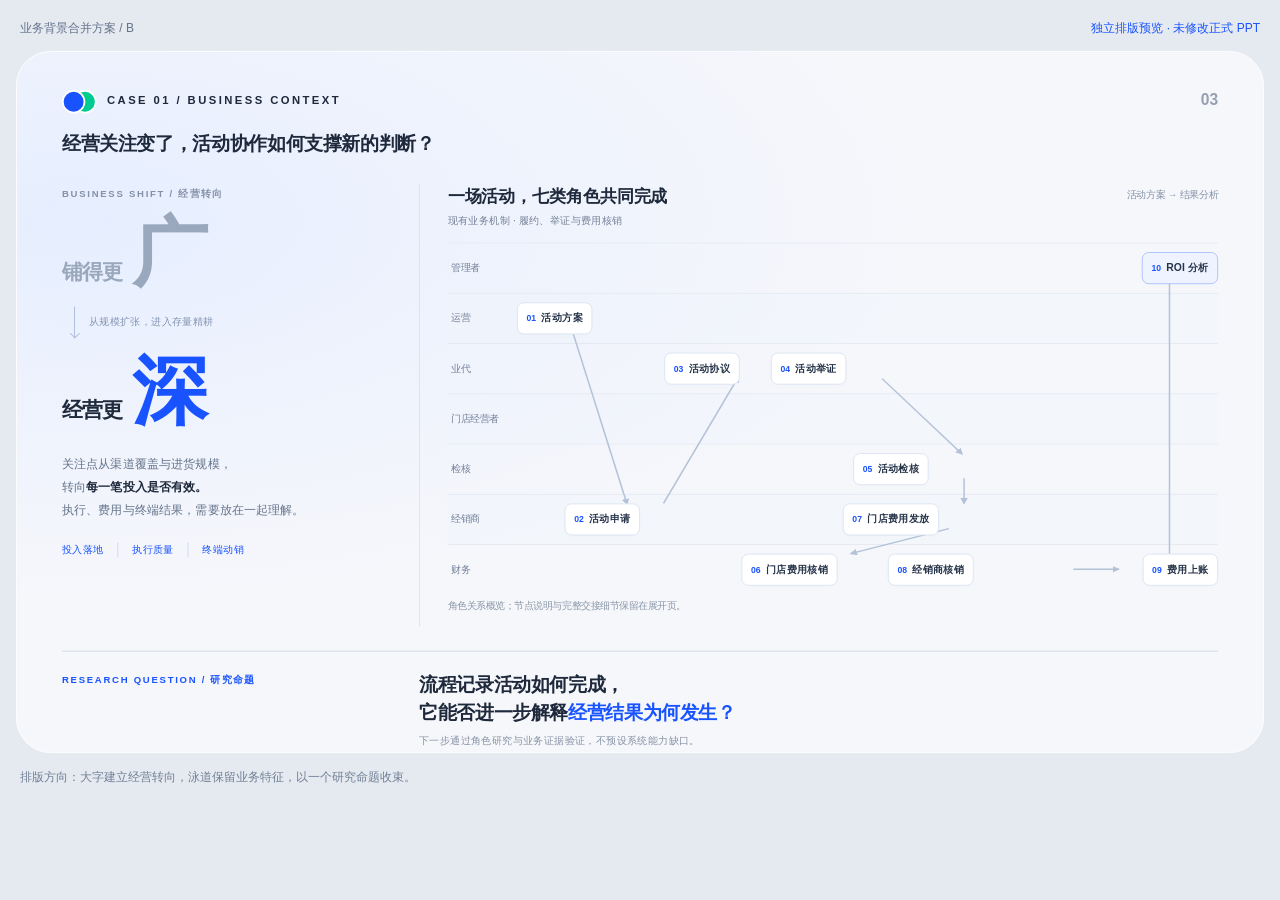
<file: public/previews/business-background.html>
<!doctype html><html lang="zh-CN"><meta charset="utf-8"><meta name="viewport" content="width=device-width,initial-scale=1"><title>业务背景 · 排版方案 B</title><style>
*{box-sizing:border-box}body{margin:0;background:#e5e9f0;color:#1e293b;font-family:-apple-system,BlinkMacSystemFont,'PingFang SC','Microsoft YaHei',sans-serif}.tools{max-width:1440px;margin:20px auto 14px;padding:0 20px;display:flex;justify-content:space-between;color:#64748b;font-size:12px}.tools span:last-child{color:#1853ff}.stage{margin:auto}.slide{width:1440px;height:810px;padding:44px 52px;transform-origin:top left;border-radius:40px;border:1px solid white;background:radial-gradient(ellipse at 4% 24%,#e6eeff,transparent 50%),#f6f7fb;overflow:hidden}header{display:flex;justify-content:space-between;align-items:center}.eyebrow{display:flex;align-items:center;gap:16px;font-size:13px;font-weight:800;letter-spacing:2.8px}.mark{position:relative;width:36px;height:23px}.mark:before,.mark:after{content:'';position:absolute;width:23px;height:23px;border:2px solid white;border-radius:50%;background:#00cb90;left:13px}.mark:after{left:0;background:#1853ff}.page{font-size:18px;color:#94a0b2;font-weight:700}.topline{margin:24px 0 0;font-size:22px;font-weight:700;letter-spacing:-.5px}.composition{display:grid;grid-template-columns:360px 1fr;gap:52px;margin-top:32px;height:510px}.story{position:relative;padding-top:4px}.kicker{font-size:11px;font-weight:700;letter-spacing:2px;color:#8491a7}.wordline{display:flex;align-items:baseline;gap:12px;margin-top:12px}.wordline .prefix{font-size:24px;letter-spacing:-1px;font-weight:650}.wordline .big{font-size:88px;font-weight:800;letter-spacing:-6px;line-height:1.08}.old{color:#9aa8bd}.shift{margin:15px 0 14px 4px;display:flex;align-items:center;gap:16px;color:#8495b2;font-size:11px;letter-spacing:1px}.shift i{height:35px;border-left:1px solid #a7b9d7;position:relative;margin-left:10px}.shift i:after{content:'';position:absolute;bottom:0;left:-4px;width:7px;height:7px;border-bottom:1px solid #a7b9d7;border-right:1px solid #a7b9d7;transform:rotate(45deg)}.new .big{color:#1853ff}.explain{font-size:14px;line-height:1.9;color:#64748b;margin-top:24px;max-width:310px}.explain strong{color:#1e293b;font-weight:600}.principles{margin-top:24px;display:flex;gap:16px;align-items:center;font-size:12px;color:#1853ff}.principles span+span{border-left:1px solid #cbd6ec;padding-left:16px}.map{border-left:1px solid #dbe2ee;padding-left:32px;min-width:0}.maphead{display:flex;justify-content:space-between;align-items:start;margin-bottom:16px}.maphead h2{font-size:20px;margin:0 0 7px;letter-spacing:-.5px}.maphead p{font-size:12px;color:#748197;margin:0}.maphead small{font-size:11px;color:#8491a7;padding-top:5px}.flow{position:relative;height:410px}.lane{display:flex;align-items:center;height:58px;border-top:1px solid #e4e9f2;color:#738198;font-size:11px}.lane:nth-child(even){background:#edf2fa66}.lane span{width:74px;padding-left:4px}.lines{position:absolute;left:74px;top:0;width:calc(100% - 74px);height:406px;overflow:visible}.lines path{fill:none;stroke:#b4c2d8;stroke-width:1.5}.node{position:absolute;background:#fff;border:1px solid #d8e2f1;border-radius:8px;padding:9px 10px;color:#263449;font-size:12px;font-weight:600;box-shadow:0 3px 8px #1e293b03;white-space:nowrap}.node b{font-size:10px;color:#1853ff;margin-right:6px;font-weight:700}.n1{left:80px;top:69px}.n2{left:135px;top:301px}.n3{left:250px;top:127px}.n4{left:373px;top:127px}.n5{left:468px;top:243px}.n6{left:339px;top:359px}.n7{left:456px;top:301px}.n8{left:508px;top:359px}.n9{right:0;top:359px}.n10{right:0;top:11px;border-color:#a6befc;background:#eef3ff}.caption{font-size:11px;color:#8a96a8;margin-top:2px}.conclusion{margin-top:28px;padding-top:21px;border-top:1px solid #cdd7e8;display:grid;grid-template-columns:360px 1fr;gap:52px}.conclusion .label{font-size:11px;color:#1853ff;font-weight:700;letter-spacing:2px;padding-top:4px}.conclusion h3{font-size:22px;line-height:1.5;margin:0;font-weight:650;letter-spacing:-.5px}.conclusion h3 em{font-style:normal;color:#1853ff}.conclusion p{font-size:12px;color:#8591a4;margin:8px 0 0}.note{max-width:1440px;margin:16px auto;padding:0 20px;font-size:12px;color:#718096}
</style><div class="tools"><span>业务背景合并方案 / B</span><span>独立排版预览 · 未修改正式 PPT</span></div><div class="stage"><main class="slide"><header><div class="eyebrow"><i class="mark"></i>CASE 01 / BUSINESS CONTEXT</div><span class="page">03</span></header><h1 class="topline">经营关注变了，活动协作如何支撑新的判断？</h1><div class="composition"><section class="story"><div class="kicker">BUSINESS SHIFT / 经营转向</div><div class="wordline old"><span class="prefix">铺得更</span><span class="big">广</span></div><div class="shift"><i></i><span>从规模扩张，进入存量精耕</span></div><div class="wordline new"><span class="prefix">经营更</span><span class="big">深</span></div><p class="explain">关注点从渠道覆盖与进货规模，<br>转向<strong>每一笔投入是否有效。</strong><br>执行、费用与终端结果，需要放在一起理解。</p><div class="principles"><span>投入落地</span><span>执行质量</span><span>终端动销</span></div></section><section class="map"><div class="maphead"><div><h2>一场活动，七类角色共同完成</h2><p>现有业务机制 · 履约、举证与费用核销</p></div><small>活动方案 → 结果分析</small></div><div class="flow"><div class="lane"><span>管理者</span></div><div class="lane"><span>运营</span></div><div class="lane"><span>业代</span></div><div class="lane"><span>门店经营者</span></div><div class="lane"><span>检核</span></div><div class="lane"><span>经销商</span></div><div class="lane"><span>财务</span></div><svg class="lines" viewBox="0 0 698 406" preserveAspectRatio="none"><defs><marker id="arrow" viewBox="0 0 6 6" refX="5" refY="3" markerWidth="5" markerHeight="5" orient="auto-start-reverse"><path d="M0 0L6 3L0 6" style="fill:#b4c2d8;stroke:none"/></marker></defs><g marker-end="url(#arrow)"><path d="M58 95L114 302"/><path d="M150 301L224 155"/><path d="M265 145H306"/><path d="M366 157L445 244"/><path d="M447 272V301"/><path d="M432 330L335 359"/><path d="M388 377H447"/><path d="M555 377H600"/><path d="M650 359V41"/></g></svg><div class="node n1"><b>01</b>活动方案</div><div class="node n2"><b>02</b>活动申请</div><div class="node n3"><b>03</b>活动协议</div><div class="node n4"><b>04</b>活动举证</div><div class="node n5"><b>05</b>活动检核</div><div class="node n6"><b>06</b>门店费用核销</div><div class="node n7"><b>07</b>门店费用发放</div><div class="node n8"><b>08</b>经销商核销</div><div class="node n9"><b>09</b>费用上账</div><div class="node n10"><b>10</b>ROI 分析</div></div><p class="caption">角色关系概览；节点说明与完整交接细节保留在展开页。</p></section></div><footer class="conclusion"><div class="label">RESEARCH QUESTION / 研究命题</div><div><h3>流程记录活动如何完成，<br>它能否进一步解释<em>经营结果为何发生？</em></h3><p>下一步通过角色研究与业务证据验证，不预设系统能力缺口。</p></div></footer></main></div><p class="note">排版方向：大字建立经营转向，泳道保留业务特征，以一个研究命题收束。</p><script>function fit(){let w=Math.min(innerWidth-32,1440),s=w/1440;let stage=document.querySelector('.stage');stage.style.width=w+'px';stage.style.height=810*s+'px';document.querySelector('.slide').style.transform='scale('+s+')'}addEventListener('resize',fit);fit();</script></html>
</file>
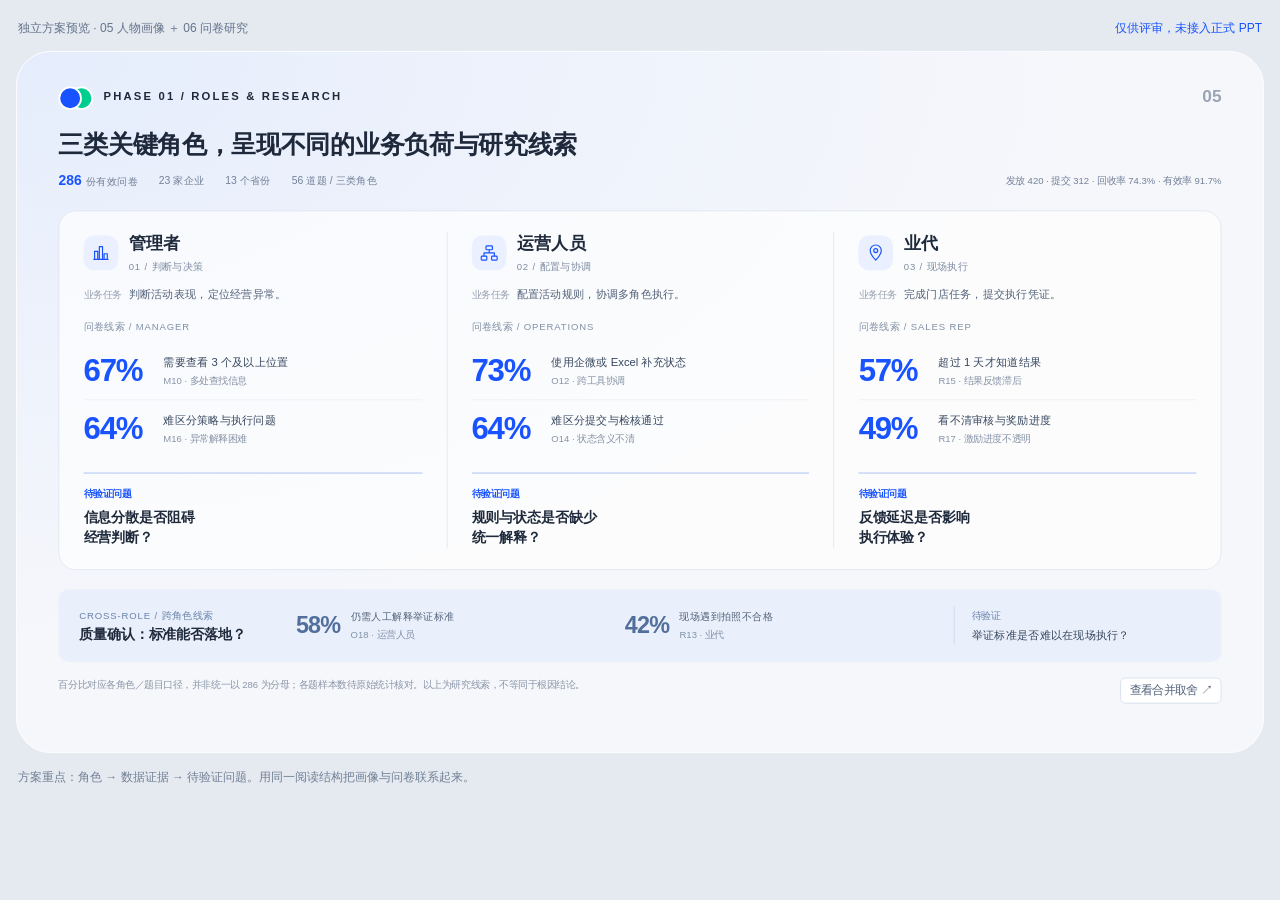
<file: public/previews/roles-research.html>
<!doctype html><html lang="zh-CN"><meta charset="utf-8"><meta name="viewport" content="width=device-width,initial-scale=1"><title>角色与研究 · 05 / 06 合并预览</title><style>
*{box-sizing:border-box}body{margin:0;background:#e5e9f0;color:#1e293b;font-family:-apple-system,BlinkMacSystemFont,'PingFang SC','Microsoft YaHei',sans-serif}.toolbar{max-width:1440px;margin:20px auto 14px;padding:0 18px;display:flex;justify-content:space-between;font-size:12px;color:#64748b}.toolbar b{font-weight:500;color:#1853ff}.stage{margin:auto}.slide{width:1440px;height:810px;transform-origin:top left;background:radial-gradient(ellipse at 0 0,#e5edfc,transparent 60%),#f6f7fb;border:1px solid white;border-radius:40px;padding:40px 48px;overflow:hidden}header{display:flex;justify-content:space-between;align-items:center;margin-bottom:24px}.eyebrow{font-size:13px;letter-spacing:2.5px;font-weight:800;display:flex;align-items:center;gap:16px}.mark{width:36px;height:23px;position:relative}.mark:before,.mark:after{content:'';position:absolute;left:13px;width:23px;height:23px;border:2px solid white;border-radius:50%;background:#00cd90}.mark:after{left:0;background:#1853ff}.page{font-size:20px;font-weight:700;color:#9aa4b4}h1{font-size:29px;line-height:1.4;margin:0;font-weight:750;letter-spacing:-.5px}.overview{margin:12px 0 24px;display:flex;justify-content:space-between;align-items:center;font-size:12px;color:#738098}.overview strong{font-size:16px;color:#1853ff;margin-right:5px}.overview .meta{display:flex;gap:24px}.overview .method{font-size:11px}.columns{display:grid;grid-template-columns:repeat(3,1fr);background:#ffffffb0;border:1px solid #e0e6f0;border-radius:20px;padding:24px 0}.role{padding:0 28px;min-width:0}.role+.role{border-left:1px solid #dfe6f1}.rolehead{display:flex;align-items:center;gap:12px}.icon{width:40px;height:40px;border-radius:12px;background:#eaf0ff;color:#1853ff;display:grid;place-items:center}.icon svg{width:22px;height:22px;fill:none;stroke:currentColor;stroke-width:1.5;stroke-linecap:round;stroke-linejoin:round}.rolehead h2{font-size:20px;margin:0 0 3px}.rolehead small{font-size:11px;color:#7d8ba0;letter-spacing:1px}.task{font-size:13px;color:#526179;margin:14px 0 20px;line-height:1.6}.task span{font-size:11px;color:#96a0af;margin-right:8px}.evidence-label{font-size:11px;color:#8190a5;letter-spacing:1px;margin-bottom:10px}.metric{display:grid;grid-template-columns:80px 1fr;gap:12px;align-items:center;padding:12px 0}.metric+.metric{border-top:1px solid #edf0f6}.metric strong{font-size:36px;font-weight:750;color:#1853ff;letter-spacing:-1.5px;line-height:1.15}.metric p{font-size:13px;line-height:1.6;margin:0;color:#35465e}.metric code{display:inline-block;margin-top:3px;font-family:inherit;font-size:11px;color:#8693a6}.question{border-top:2px solid #cfdbf7;margin-top:18px;padding-top:13px}.question span{font-size:11px;font-weight:700;color:#1853ff}.question h3{font-size:16px;font-weight:650;line-height:1.5;margin:7px 0 0;min-height:48px}.quality{display:grid;grid-template-columns:230px 1fr 1fr 285px;gap:20px;align-items:center;margin-top:22px;padding:20px 24px;background:#eaf0fb;border-radius:12px}.quality .lead small{font-size:11px;color:#6982aa;letter-spacing:1px}.quality h2{font-size:16px;margin:5px 0 0}.quality .datum{display:flex;gap:12px;align-items:center}.quality strong{font-size:27px;color:#526f9c;letter-spacing:-1px}.quality p{font-size:12px;line-height:1.7;margin:0;color:#526179}.quality code{font-family:inherit;font-size:11px;color:#8192aa}.quality .hypothesis{border-left:1px solid #cbd8ed;padding-left:20px}.quality .hypothesis small{font-size:11px;color:#6982aa}.quality .hypothesis p{margin-top:4px;color:#35465e;font-size:13px}.foot{display:flex;justify-content:space-between;gap:24px;margin-top:18px;font-size:11px;line-height:1.6;color:#8a96a8}.foot span:first-child{max-width:820px}.note{max-width:1440px;padding:0 18px;margin:16px auto;font-size:12px;color:#718096}button{border:1px solid #d4deee;background:#fff;border-radius:6px;color:#526179;padding:5px 10px;cursor:pointer}dialog{width:620px;max-width:90vw;border:1px solid #dce3ef;border-radius:20px;padding:28px;color:#1e293b}dialog::backdrop{background:#17223866}dialog p{font-size:14px;line-height:1.8;color:#64748b}dialog button{float:right}@media print{.toolbar,.note{display:none}.slide{transform:none!important}}
</style><div class="toolbar"><span>独立方案预览 · 05 人物画像 ＋ 06 问卷研究</span><b>仅供评审，未接入正式 PPT</b></div><div class="stage"><main class="slide"><header><div class="eyebrow"><i class="mark"></i>PHASE 01 / ROLES & RESEARCH</div><span class="page">05</span></header><h1>三类关键角色，呈现不同的业务负荷与研究线索</h1><div class="overview"><div class="meta"><span><strong>286</strong>份有效问卷</span><span>23 家企业</span><span>13 个省份</span><span>56 道题 / 三类角色</span></div><span class="method">发放 420 · 提交 312 · 回收率 74.3% · 有效率 91.7%</span></div><section class="columns"><article class="role"><div class="rolehead"><div class="icon"><svg viewBox="0 0 24 24"><path d="M4 20V10h4v10M10 20V4h4v16M16 20v-7h4v7M3 20h18"/></svg></div><div><h2>管理者</h2><small>01 / 判断与决策</small></div></div><p class="task"><span>业务任务</span>判断活动表现，定位经营异常。</p><div class="evidence-label">问卷线索 / MANAGER</div><div class="metric"><strong>67%</strong><div><p>需要查看 3 个及以上位置</p><code>M10 · 多处查找信息</code></div></div><div class="metric"><strong>64%</strong><div><p>难区分策略与执行问题</p><code>M16 · 异常解释困难</code></div></div><div class="question"><span>待验证问题</span><h3>信息分散是否阻碍<br>经营判断？</h3></div></article><article class="role"><div class="rolehead"><div class="icon"><svg viewBox="0 0 24 24"><rect x="8" y="3" width="8" height="5" rx="1"/><rect x="2" y="16" width="7" height="5" rx="1"/><rect x="15" y="16" width="7" height="5" rx="1"/><path d="M12 8v4M5.5 16v-4h13v4"/></svg></div><div><h2>运营人员</h2><small>02 / 配置与协调</small></div></div><p class="task"><span>业务任务</span>配置活动规则，协调多角色执行。</p><div class="evidence-label">问卷线索 / OPERATIONS</div><div class="metric"><strong>73%</strong><div><p>使用企微或 Excel 补充状态</p><code>O12 · 跨工具协调</code></div></div><div class="metric"><strong>64%</strong><div><p>难区分提交与检核通过</p><code>O14 · 状态含义不清</code></div></div><div class="question"><span>待验证问题</span><h3>规则与状态是否缺少<br>统一解释？</h3></div></article><article class="role"><div class="rolehead"><div class="icon"><svg viewBox="0 0 24 24"><path d="M12 21s7-7 7-12A7 7 0 0 0 5 9c0 5 7 12 7 12Z"/><circle cx="12" cy="9" r="2.5"/></svg></div><div><h2>业代</h2><small>03 / 现场执行</small></div></div><p class="task"><span>业务任务</span>完成门店任务，提交执行凭证。</p><div class="evidence-label">问卷线索 / SALES REP</div><div class="metric"><strong>57%</strong><div><p>超过 1 天才知道结果</p><code>R15 · 结果反馈滞后</code></div></div><div class="metric"><strong>49%</strong><div><p>看不清审核与奖励进度</p><code>R17 · 激励进度不透明</code></div></div><div class="question"><span>待验证问题</span><h3>反馈延迟是否影响<br>执行体验？</h3></div></article></section><section class="quality"><div class="lead"><small>CROSS-ROLE / 跨角色线索</small><h2>质量确认：标准能否落地？</h2></div><div class="datum"><strong>58%</strong><p>仍需人工解释举证标准<br><code>O18 · 运营人员</code></p></div><div class="datum"><strong>42%</strong><p>现场遇到拍照不合格<br><code>R13 · 业代</code></p></div><div class="hypothesis"><small>待验证</small><p>举证标准是否难以在现场执行？</p></div></section><footer class="foot"><span>百分比对应各角色／题目口径，并非统一以 286 为分母；各题样本数待原始统计核对。以上为研究线索，不等同于根因结论。</span><button onclick="document.querySelector('dialog').showModal()">查看合并取舍 ↗</button></footer></main></div><p class="note">方案重点：角色 → 数据证据 → 待验证问题。用同一阅读结构把画像与问卷联系起来。</p><dialog><button onclick="this.closest('dialog').close()">关闭</button><h2>合并后的信息取舍</h2><p>主页面保留三类角色的业务任务、六项对应数据和三个待验证问题；另以横带保留 O18、R13 两项质量确认线索，八项统计与题号均保留。</p><p>姓名、头像、年限、设备、长段引语和完整问卷截图移到展开材料。本页不编造各角色样本数，也不把问卷线索直接写成已经证实的原因。</p></dialog><script>function fit(){const w=Math.min(1440,innerWidth-32),s=w/1440;document.querySelector('.stage').style.cssText='width:'+w+'px;height:'+810*s+'px';document.querySelector('.slide').style.transform='scale('+s+')'}addEventListener('resize',fit);fit();</script></html>
</file>
